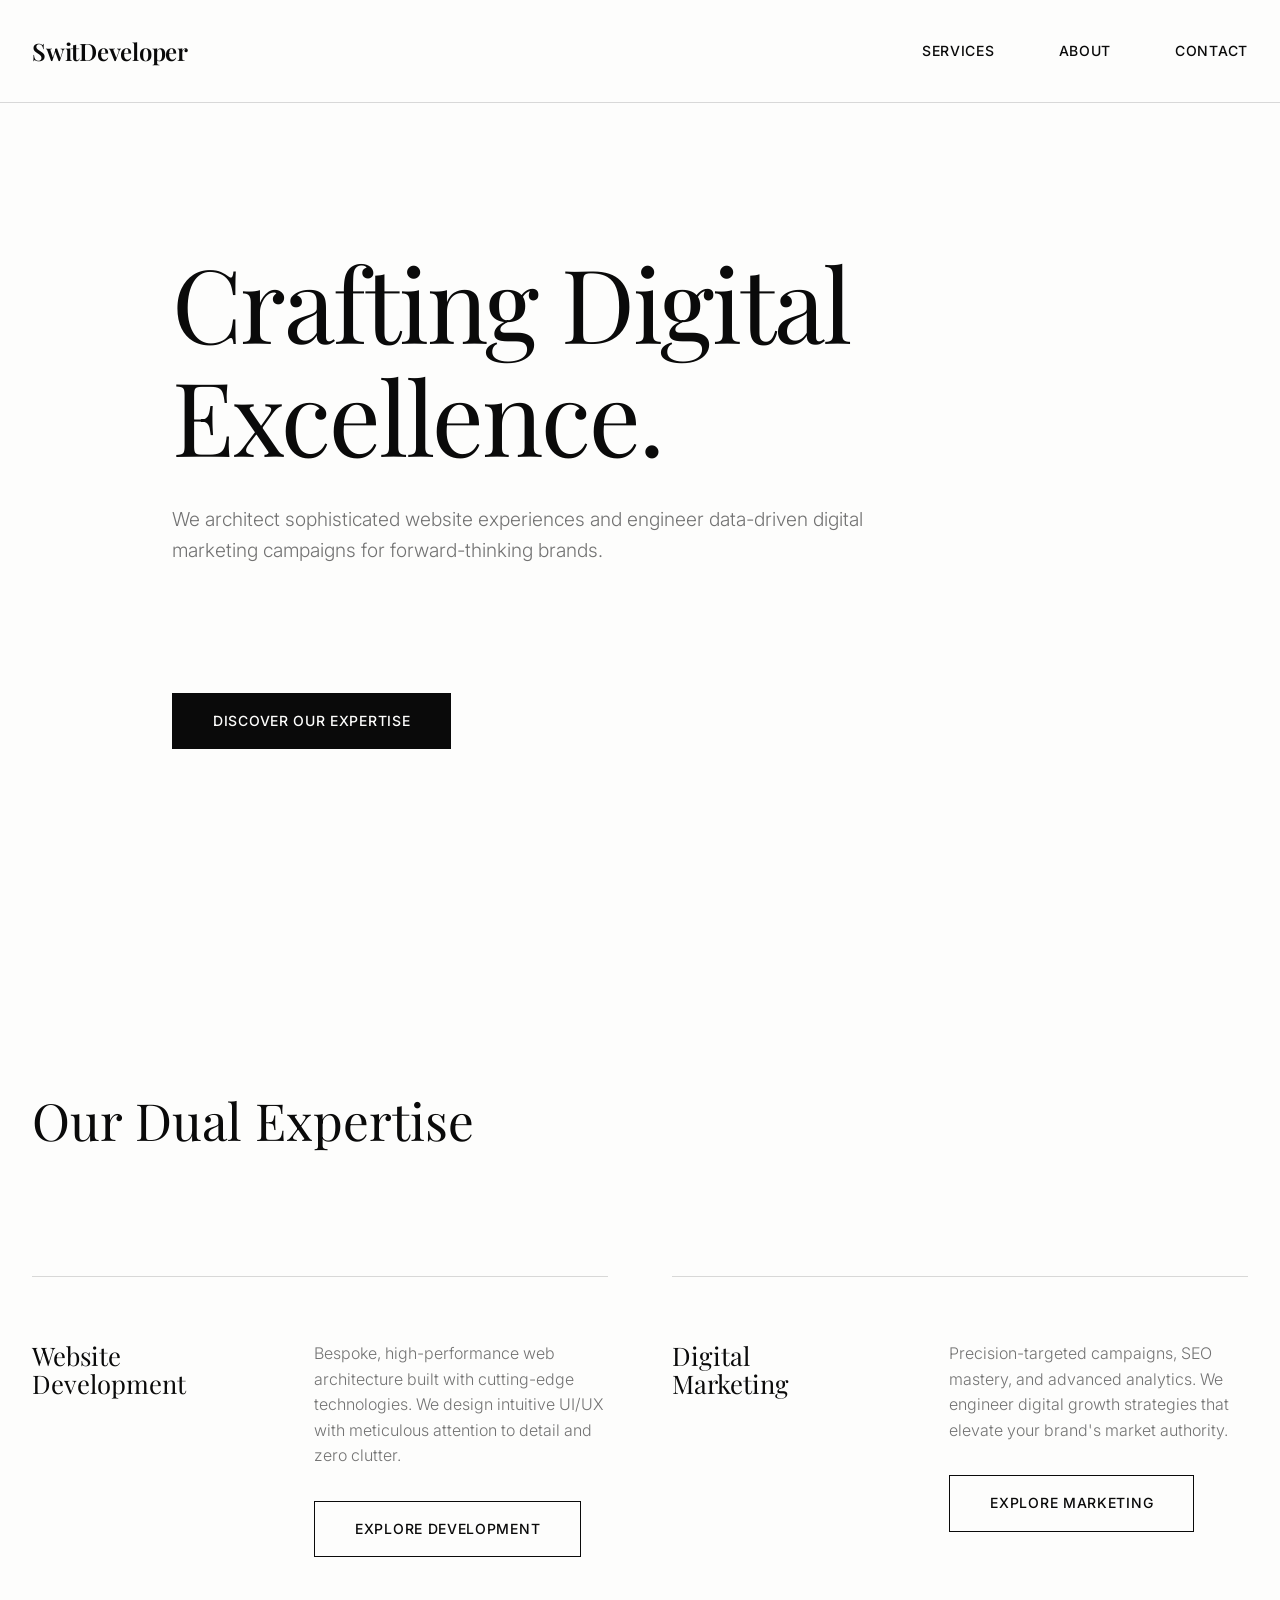
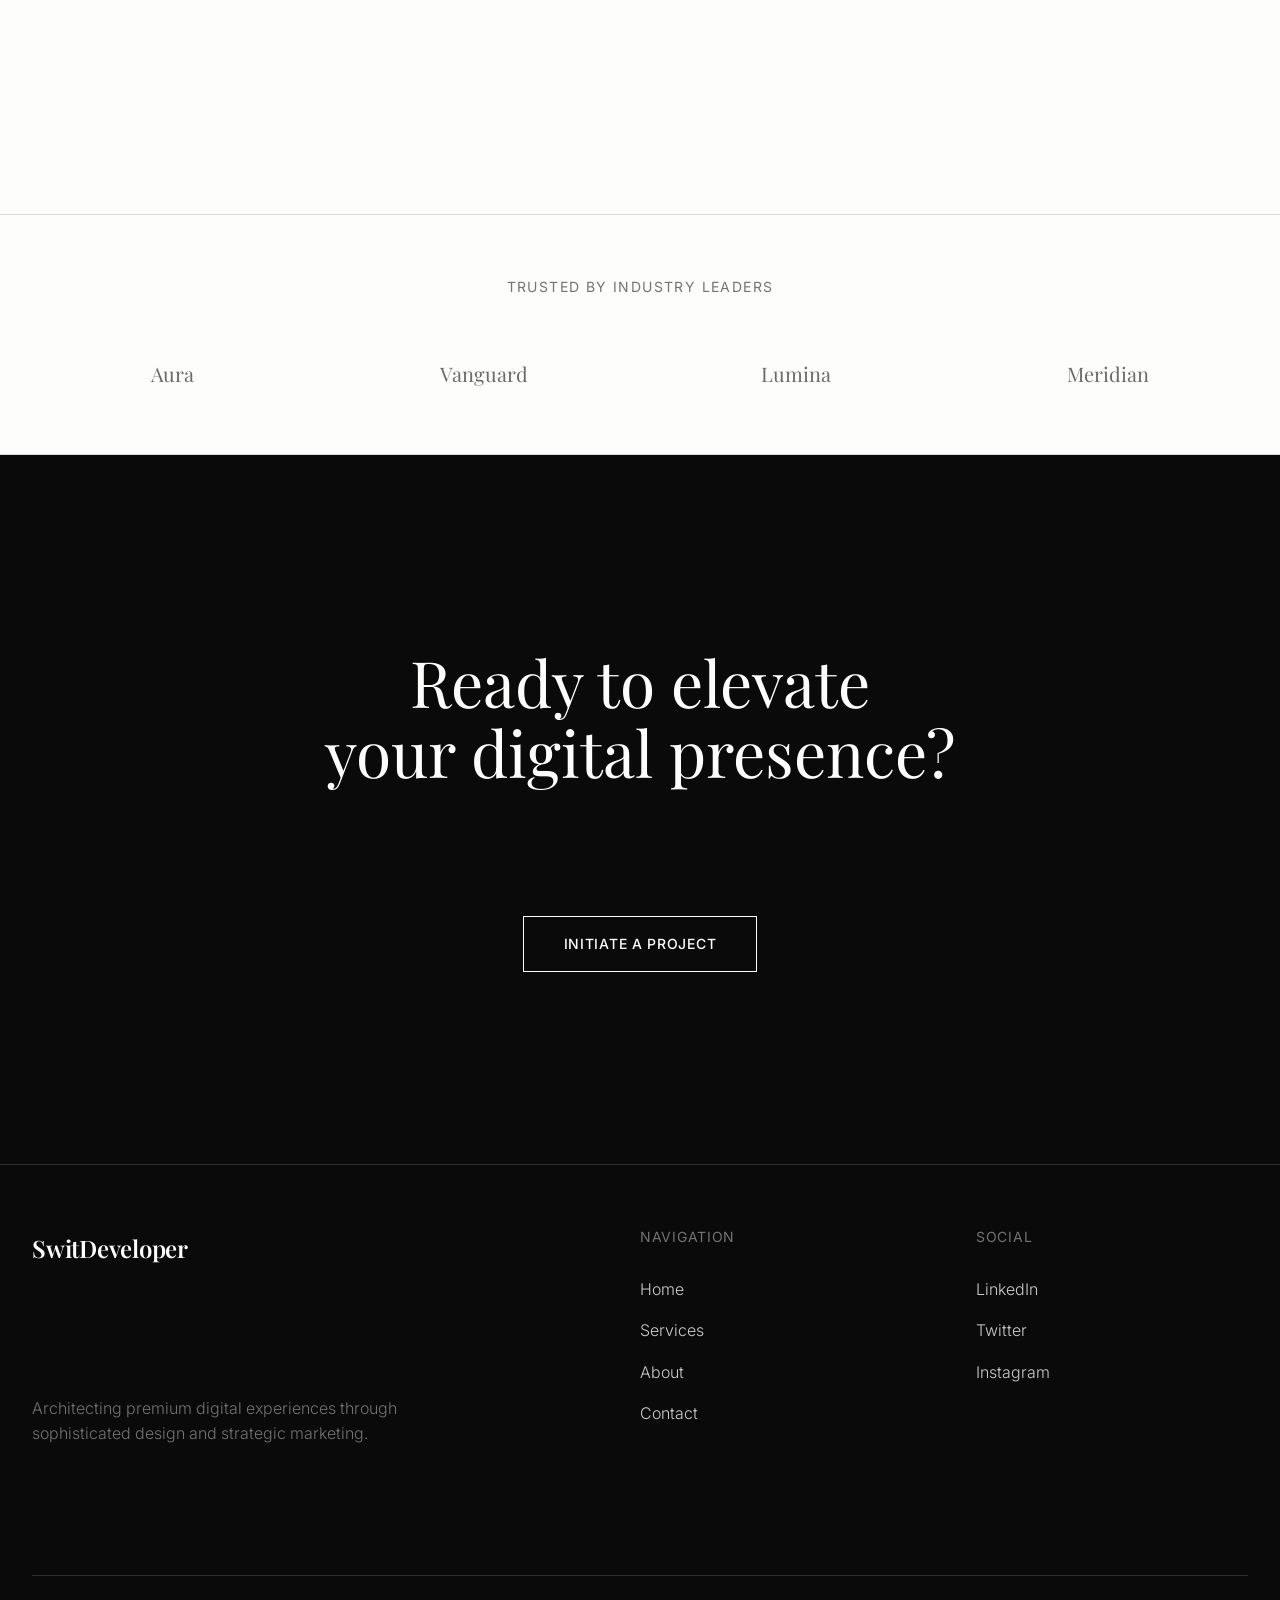
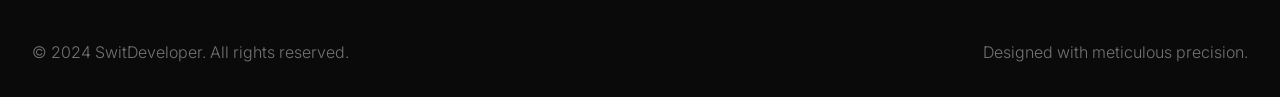
<file: index.html>
<!DOCTYPE html>
<html lang="en">
<head>
    <meta charset="UTF-8">
    <meta name="viewport" content="width=device-width, initial-scale=1.0">
    <title>SwitDeveloper | Premium Digital Agency</title>
    <link rel="stylesheet" href="style.css">
</head>
<body>

    <!-- Navigation -->
    <nav class="site-nav">
        <div class="container nav-container">
            <a href="index.html" class="logo">SwitDeveloper</a>
            <button class="menu-toggle">☰</button>
            <ul class="nav-links">
                <li><a href="services.html">Services</a></li>
                <li><a href="about.html">About</a></li>
                <li><a href="contact.html">Contact</a></li>
            </ul>
        </div>
    </nav>

    <!-- Hero Section -->
    <header class="hero">
        <div class="container hero-content reveal-group">
            <h1 class="display-1 reveal">Crafting Digital <br>Excellence.</h1>
            <p class="lead reveal">We architect sophisticated website experiences and engineer data-driven digital marketing campaigns for forward-thinking brands.</p>
            <div class="reveal mt-xl">
                <a href="services.html" class="btn btn-primary">Discover Our Expertise</a>
            </div>
        </div>
    </header>

    <!-- Dual Expertise Section -->
    <section class="section">
        <div class="container">
            <h2 class="heading-1 mb-xl reveal">Our Dual Expertise</h2>

            <div class="grid grid-2 reveal-group">
                <div class="service-item reveal">
                    <h3 class="service-title">Website<br>Development</h3>
                    <div>
                        <p class="service-desc mb-md">Bespoke, high-performance web architecture built with cutting-edge technologies. We design intuitive UI/UX with meticulous attention to detail and zero clutter.</p>
                        <a href="services.html" class="btn">Explore Development</a>
                    </div>
                </div>

                <div class="service-item reveal">
                    <h3 class="service-title">Digital<br>Marketing</h3>
                    <div>
                        <p class="service-desc mb-md">Precision-targeted campaigns, SEO mastery, and advanced analytics. We engineer digital growth strategies that elevate your brand's market authority.</p>
                        <a href="services.html" class="btn">Explore Marketing</a>
                    </div>
                </div>
            </div>
        </div>
    </section>

    <!-- Social Proof / Logos -->
    <section class="clients-section section-sm">
        <div class="container">
            <h4 class="text-center mb-lg reveal" style="text-transform: uppercase; letter-spacing: 0.1em; color: var(--color-subtle); font-family: var(--font-sans); font-size: 0.875rem;">Trusted by Industry Leaders</h4>
            <div class="clients-grid reveal-group">
                <div class="client-logo reveal">Aura</div>
                <div class="client-logo reveal">Vanguard</div>
                <div class="client-logo reveal">Lumina</div>
                <div class="client-logo reveal">Meridian</div>
            </div>
        </div>
    </section>

    <!-- Footer CTA -->
    <section class="footer-cta">
        <div class="container reveal-group">
            <h2 class="display-2 reveal">Ready to elevate <br>your digital presence?</h2>
            <div class="reveal mt-xl">
                <a href="contact.html" class="btn btn-light">Initiate a Project</a>
            </div>
        </div>
    </section>

    <!-- Main Footer -->
    <footer class="site-footer">
        <div class="container">
            <div class="footer-grid">
                <div class="footer-col">
                    <a href="index.html" class="logo" style="color: var(--color-text-light);">SwitDeveloper</a>
                    <p class="mt-xl" style="color: var(--color-subtle); max-width: 40ch;">Architecting premium digital experiences through sophisticated design and strategic marketing.</p>
                </div>
                <div class="footer-col">
                    <h4>Navigation</h4>
                    <ul class="footer-links">
                        <li><a href="index.html">Home</a></li>
                        <li><a href="services.html">Services</a></li>
                        <li><a href="about.html">About</a></li>
                        <li><a href="contact.html">Contact</a></li>
                    </ul>
                </div>
                <div class="footer-col">
                    <h4>Social</h4>
                    <ul class="footer-links">
                        <li><a href="#">LinkedIn</a></li>
                        <li><a href="#">Twitter</a></li>
                        <li><a href="#">Instagram</a></li>
                    </ul>
                </div>
            </div>
            <div class="footer-bottom">
                <p>&copy; 2024 SwitDeveloper. All rights reserved.</p>
                <p>Designed with meticulous precision.</p>
            </div>
        </div>
    </footer>

    <script src="main.js"></script>
</body>
</html>
</file>
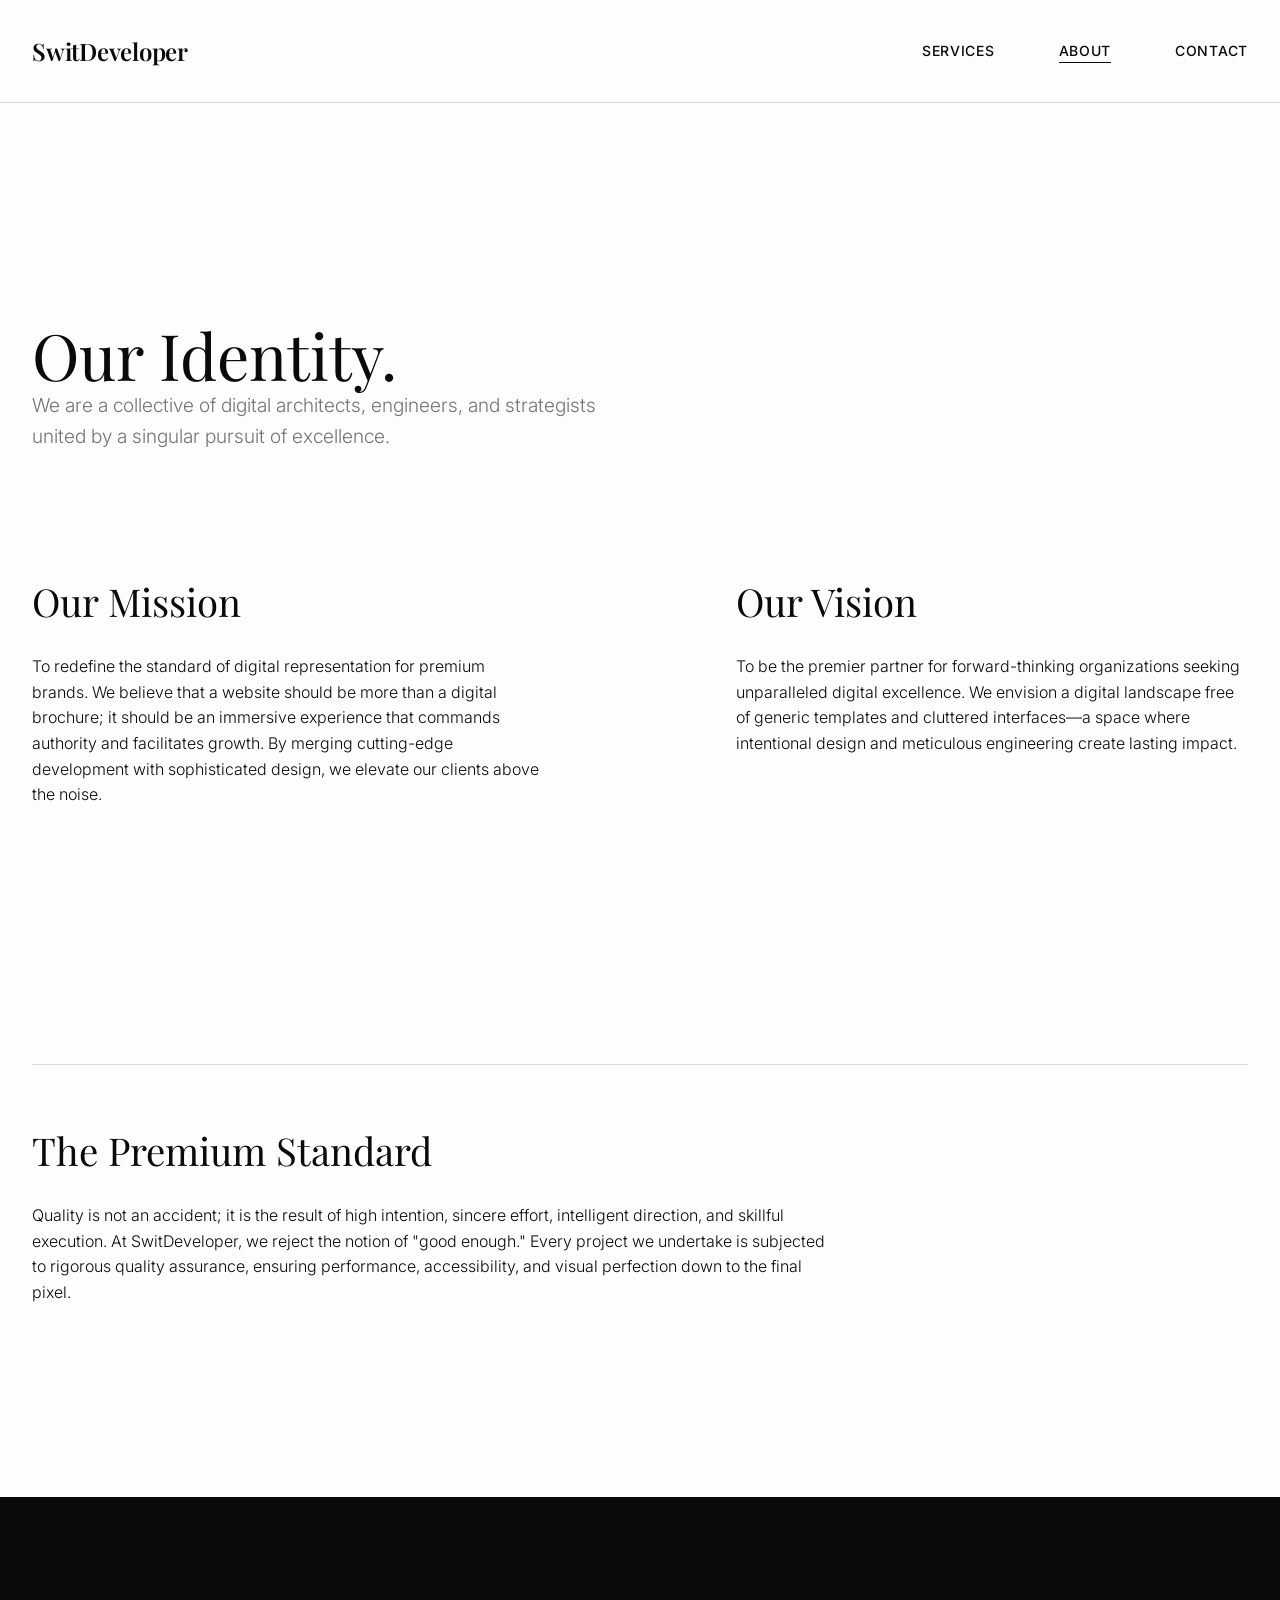
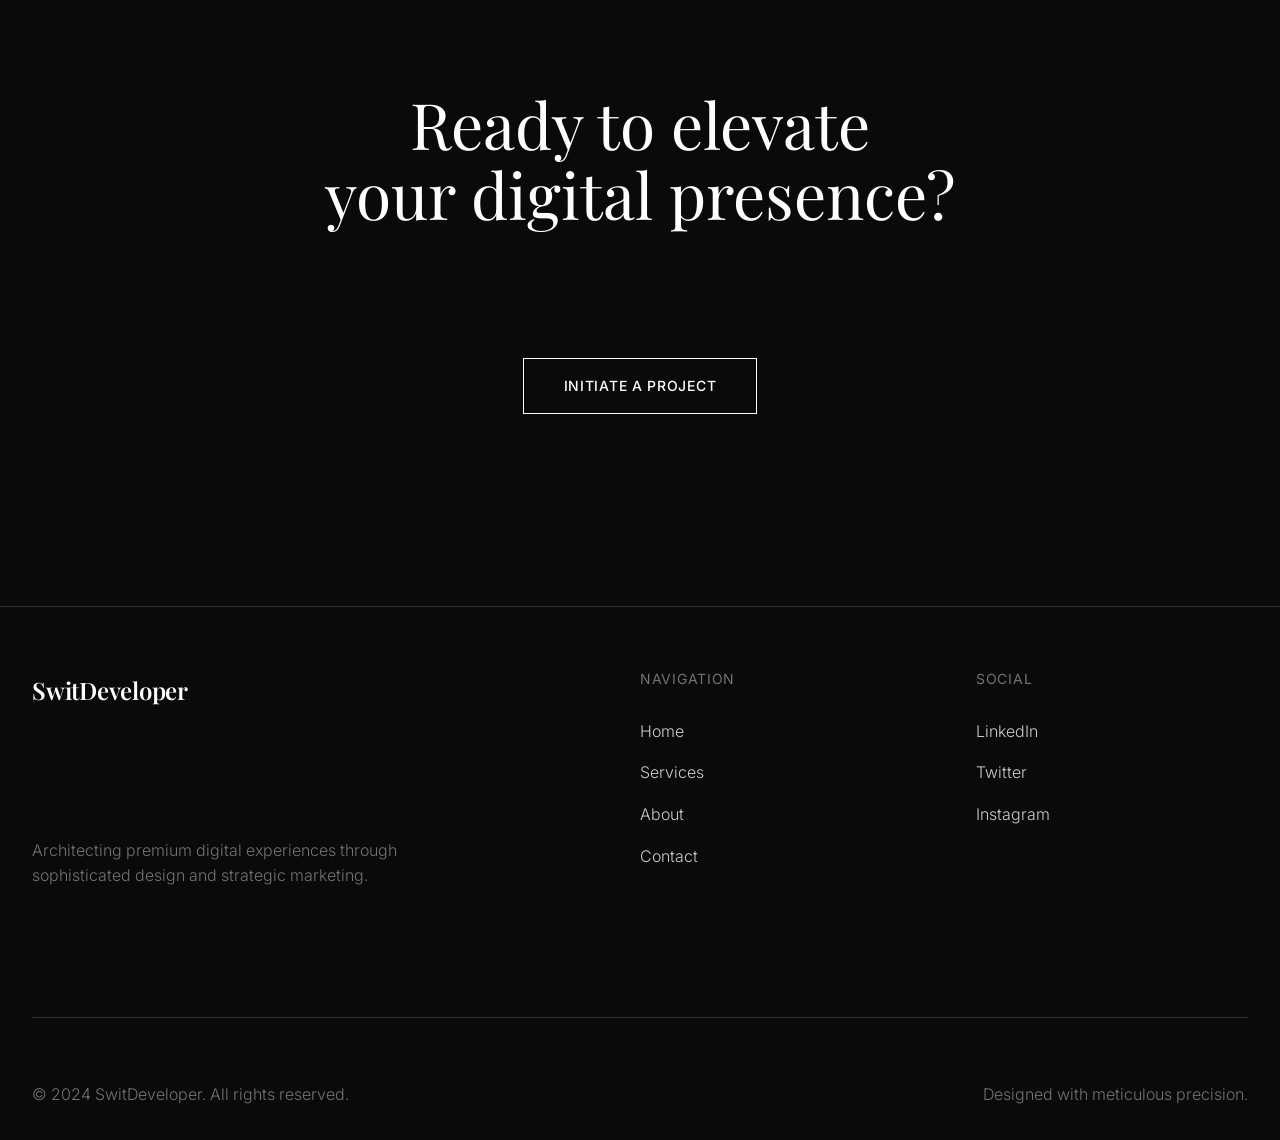
<file: about.html>
<!DOCTYPE html>
<html lang="en">
<head>
    <meta charset="UTF-8">
    <meta name="viewport" content="width=device-width, initial-scale=1.0">
    <title>About Us | SwitDeveloper</title>
    <link rel="stylesheet" href="style.css">
</head>
<body>

    <!-- Navigation -->
    <nav class="site-nav">
        <div class="container nav-container">
            <a href="index.html" class="logo">SwitDeveloper</a>
            <button class="menu-toggle">☰</button>
            <ul class="nav-links">
                <li><a href="services.html">Services</a></li>
                <li><a href="about.html" class="active">About</a></li>
                <li><a href="contact.html">Contact</a></li>
            </ul>
        </div>
    </nav>

    <!-- Header Section -->
    <header class="section" style="padding-top: calc(var(--space-xxl) + var(--space-xl)); padding-bottom: var(--space-xl);">
        <div class="container reveal-group">
            <h1 class="display-2 reveal">Our Identity.</h1>
            <p class="lead reveal mt-md" style="max-width: 50ch;">We are a collective of digital architects, engineers, and strategists united by a singular pursuit of excellence.</p>
        </div>
    </header>

    <!-- Typography-driven Layout -->
    <section class="section" style="padding-top: 0;">
        <div class="container">
            <div class="grid grid-2 reveal-group" style="gap: var(--space-xxl);">
                <div class="reveal">
                    <h2 class="heading-2 mb-md">Our Mission</h2>
                    <p>To redefine the standard of digital representation for premium brands. We believe that a website should be more than a digital brochure; it should be an immersive experience that commands authority and facilitates growth. By merging cutting-edge development with sophisticated design, we elevate our clients above the noise.</p>
                </div>

                <div class="reveal">
                    <h2 class="heading-2 mb-md">Our Vision</h2>
                    <p>To be the premier partner for forward-thinking organizations seeking unparalleled digital excellence. We envision a digital landscape free of generic templates and cluttered interfaces—a space where intentional design and meticulous engineering create lasting impact.</p>
                </div>

                <div class="reveal" style="grid-column: 1 / -1; margin-top: var(--space-lg); border-top: var(--border-thin); padding-top: var(--space-lg);">
                    <h2 class="heading-2 mb-md">The Premium Standard</h2>
                    <p style="max-width: 80ch;">Quality is not an accident; it is the result of high intention, sincere effort, intelligent direction, and skillful execution. At SwitDeveloper, we reject the notion of "good enough." Every project we undertake is subjected to rigorous quality assurance, ensuring performance, accessibility, and visual perfection down to the final pixel.</p>
                </div>
            </div>
        </div>
    </section>

    <!-- Footer CTA -->
    <section class="footer-cta">
        <div class="container reveal-group">
            <h2 class="display-2 reveal">Ready to elevate <br>your digital presence?</h2>
            <div class="reveal mt-xl">
                <a href="contact.html" class="btn btn-light">Initiate a Project</a>
            </div>
        </div>
    </section>

    <!-- Main Footer -->
    <footer class="site-footer">
        <div class="container">
            <div class="footer-grid">
                <div class="footer-col">
                    <a href="index.html" class="logo" style="color: var(--color-text-light);">SwitDeveloper</a>
                    <p class="mt-xl" style="color: var(--color-subtle); max-width: 40ch;">Architecting premium digital experiences through sophisticated design and strategic marketing.</p>
                </div>
                <div class="footer-col">
                    <h4>Navigation</h4>
                    <ul class="footer-links">
                        <li><a href="index.html">Home</a></li>
                        <li><a href="services.html">Services</a></li>
                        <li><a href="about.html">About</a></li>
                        <li><a href="contact.html">Contact</a></li>
                    </ul>
                </div>
                <div class="footer-col">
                    <h4>Social</h4>
                    <ul class="footer-links">
                        <li><a href="#">LinkedIn</a></li>
                        <li><a href="#">Twitter</a></li>
                        <li><a href="#">Instagram</a></li>
                    </ul>
                </div>
            </div>
            <div class="footer-bottom">
                <p>&copy; 2024 SwitDeveloper. All rights reserved.</p>
                <p>Designed with meticulous precision.</p>
            </div>
        </div>
    </footer>

    <script src="main.js"></script>
</body>
</html>
</file>
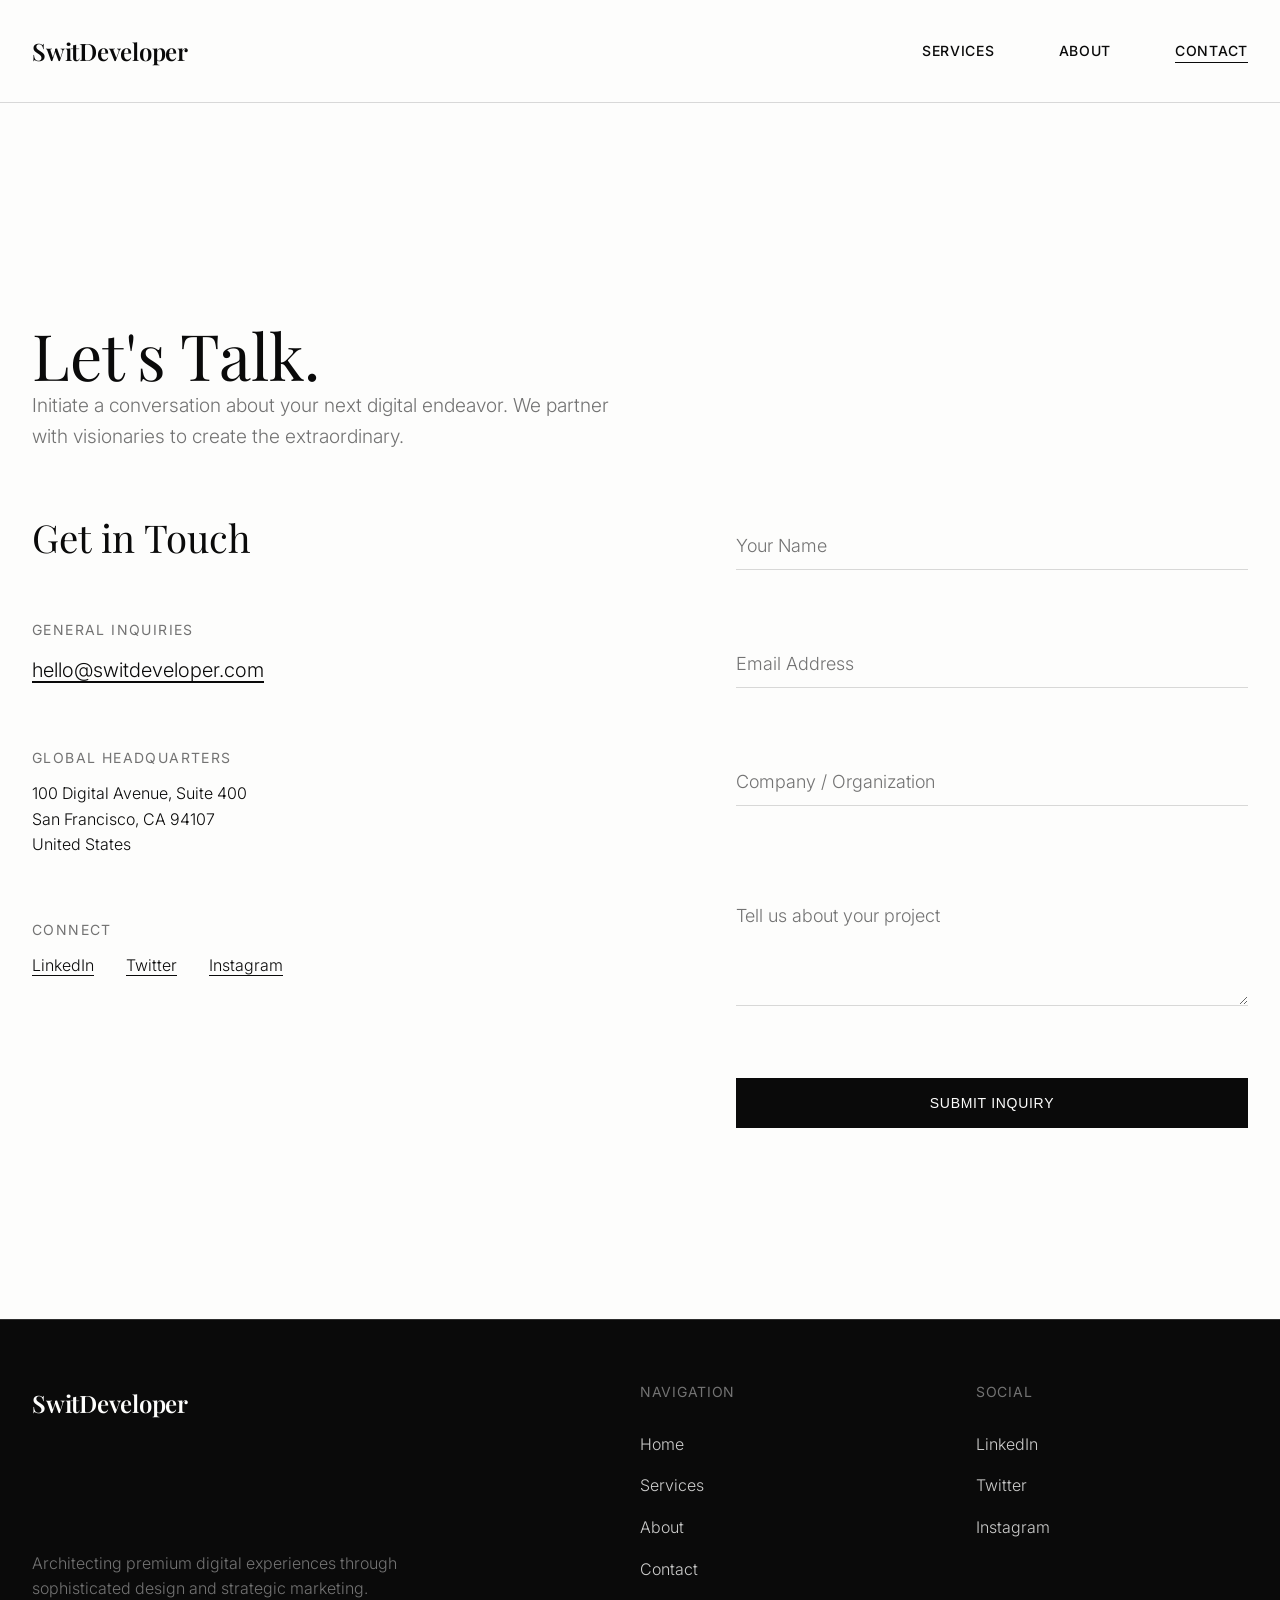
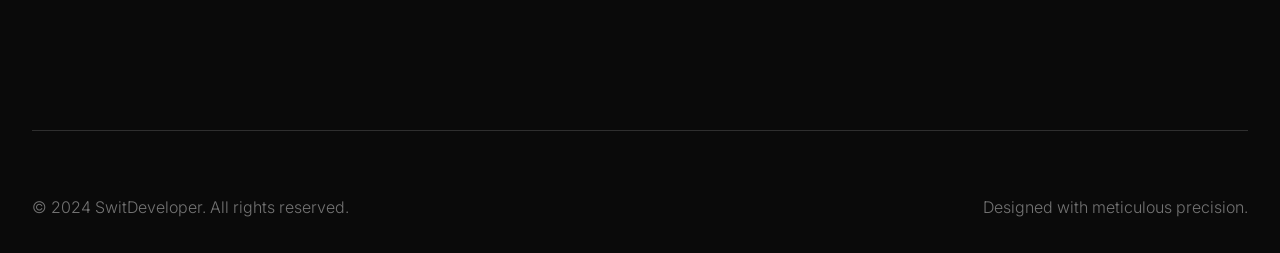
<file: contact.html>
<!DOCTYPE html>
<html lang="en">
<head>
    <meta charset="UTF-8">
    <meta name="viewport" content="width=device-width, initial-scale=1.0">
    <title>Contact Us | SwitDeveloper</title>
    <link rel="stylesheet" href="style.css">
</head>
<body>

    <!-- Navigation -->
    <nav class="site-nav">
        <div class="container nav-container">
            <a href="index.html" class="logo">SwitDeveloper</a>
            <button class="menu-toggle">☰</button>
            <ul class="nav-links">
                <li><a href="services.html">Services</a></li>
                <li><a href="about.html">About</a></li>
                <li><a href="contact.html" class="active">Contact</a></li>
            </ul>
        </div>
    </nav>

    <!-- Header Section -->
    <header class="section" style="padding-top: calc(var(--space-xxl) + var(--space-xl)); padding-bottom: var(--space-lg);">
        <div class="container reveal-group">
            <h1 class="display-2 reveal">Let's Talk.</h1>
            <p class="lead reveal mt-md" style="max-width: 50ch;">Initiate a conversation about your next digital endeavor. We partner with visionaries to create the extraordinary.</p>
        </div>
    </header>

    <!-- Contact Form & Details Layout -->
    <section class="section" style="padding-top: 0;">
        <div class="container">
            <div class="grid grid-2 reveal-group" style="gap: var(--space-xxl);">

                <!-- Contact Details -->
                <div class="reveal">
                    <h2 class="heading-2 mb-lg">Get in Touch</h2>

                    <div class="mb-lg">
                        <h4 style="text-transform: uppercase; letter-spacing: 0.1em; color: var(--color-subtle); font-family: var(--font-sans); font-size: 0.875rem;" class="mb-sm">General Inquiries</h4>
                        <p style="font-size: 1.25rem;"><a href="mailto:hello@switdeveloper.com" style="text-decoration: underline; text-underline-offset: 4px;">hello@switdeveloper.com</a></p>
                    </div>

                    <div class="mb-lg">
                        <h4 style="text-transform: uppercase; letter-spacing: 0.1em; color: var(--color-subtle); font-family: var(--font-sans); font-size: 0.875rem;" class="mb-sm">Global Headquarters</h4>
                        <p>100 Digital Avenue, Suite 400<br>San Francisco, CA 94107<br>United States</p>
                    </div>

                    <div>
                        <h4 style="text-transform: uppercase; letter-spacing: 0.1em; color: var(--color-subtle); font-family: var(--font-sans); font-size: 0.875rem;" class="mb-sm">Connect</h4>
                        <ul style="list-style: none; display: flex; gap: var(--space-md);">
                            <li><a href="#" style="text-decoration: underline; text-underline-offset: 4px;">LinkedIn</a></li>
                            <li><a href="#" style="text-decoration: underline; text-underline-offset: 4px;">Twitter</a></li>
                            <li><a href="#" style="text-decoration: underline; text-underline-offset: 4px;">Instagram</a></li>
                        </ul>
                    </div>
                </div>

                <!-- Highly Styled Contact Form -->
                <div class="reveal">
                    <form class="contact-form" action="#" method="POST" onsubmit="event.preventDefault(); alert('Message sent! Thank you for reaching out to SwitDeveloper.');">

                        <div class="form-group">
                            <input type="text" id="name" name="name" class="form-control" placeholder="Your Name" required>
                            <label for="name" class="form-label">Your Name</label>
                        </div>

                        <div class="form-group">
                            <input type="email" id="email" name="email" class="form-control" placeholder="Email Address" required>
                            <label for="email" class="form-label">Email Address</label>
                        </div>

                        <div class="form-group">
                            <input type="text" id="company" name="company" class="form-control" placeholder="Company / Organization">
                            <label for="company" class="form-label">Company / Organization</label>
                        </div>

                        <div class="form-group" style="margin-top: var(--space-sm);">
                            <textarea id="message" name="message" class="form-control" placeholder="Tell us about your project" required></textarea>
                            <label for="message" class="form-label">Tell us about your project</label>
                        </div>

                        <div class="mt-md">
                            <button type="submit" class="btn btn-primary" style="width: 100%;">Submit Inquiry</button>
                        </div>
                    </form>
                </div>

            </div>
        </div>
    </section>

    <!-- Main Footer -->
    <footer class="site-footer">
        <div class="container">
            <div class="footer-grid">
                <div class="footer-col">
                    <a href="index.html" class="logo" style="color: var(--color-text-light);">SwitDeveloper</a>
                    <p class="mt-xl" style="color: var(--color-subtle); max-width: 40ch;">Architecting premium digital experiences through sophisticated design and strategic marketing.</p>
                </div>
                <div class="footer-col">
                    <h4>Navigation</h4>
                    <ul class="footer-links">
                        <li><a href="index.html">Home</a></li>
                        <li><a href="services.html">Services</a></li>
                        <li><a href="about.html">About</a></li>
                        <li><a href="contact.html">Contact</a></li>
                    </ul>
                </div>
                <div class="footer-col">
                    <h4>Social</h4>
                    <ul class="footer-links">
                        <li><a href="#">LinkedIn</a></li>
                        <li><a href="#">Twitter</a></li>
                        <li><a href="#">Instagram</a></li>
                    </ul>
                </div>
            </div>
            <div class="footer-bottom">
                <p>&copy; 2024 SwitDeveloper. All rights reserved.</p>
                <p>Designed with meticulous precision.</p>
            </div>
        </div>
    </footer>

    <script src="main.js"></script>
</body>
</html>
</file>
<file: style.css>
@import url('https://fonts.googleapis.com/css2?family=Inter:wght@300;400;500;600&family=Playfair+Display:ital,wght@0,400;0,500;0,600;0,700;1,400&display=swap');

:root {
  /* Colors */
  --color-bg: #fdfdfc;
  --color-text: #0a0a0a;
  --color-accent: #111111;
  --color-subtle: #737373;
  --color-border: rgba(10, 10, 10, 0.15);
  --color-bg-dark: #0a0a0a;
  --color-text-light: #fdfdfc;
  --color-border-light: rgba(253, 253, 252, 0.15);

  /* Typography */
  --font-serif: 'Playfair Display', serif;
  --font-sans: 'Inter', sans-serif;

  /* Layout & Spacing */
  --space-xs: 0.5rem;
  --space-sm: 1rem;
  --space-md: 2rem;
  --space-lg: 4rem;
  --space-xl: 8rem;
  --space-xxl: 12rem;

  --container-width: 1400px;
  --container-padding: 2rem;

  /* Borders */
  --border-thin: 1px solid var(--color-border);

  /* Transitions */
  --transition-smooth: 0.6s cubic-bezier(0.22, 1, 0.36, 1);
  --transition-fast: 0.3s cubic-bezier(0.22, 1, 0.36, 1);
}

/* Base Reset */
*, *::before, *::after {
  box-sizing: border-box;
  margin: 0;
  padding: 0;
}

html {
  scroll-behavior: smooth;
  font-size: 16px;
}

body {
  font-family: var(--font-sans);
  background-color: var(--color-bg);
  color: var(--color-text);
  line-height: 1.6;
  font-weight: 300;
  -webkit-font-smoothing: antialiased;
  -moz-osx-font-smoothing: grayscale;
  overflow-x: hidden;
}

/* Typography */
h1, h2, h3, h4, h5, h6 {
  font-family: var(--font-serif);
  font-weight: 400;
  line-height: 1.1;
  color: var(--color-text);
}

.display-1 {
  font-size: clamp(3rem, 8vw, 7rem);
  letter-spacing: -0.02em;
}

.display-2 {
  font-size: clamp(2.5rem, 5vw, 4.5rem);
}

.heading-1 {
  font-size: clamp(2rem, 4vw, 3.5rem);
}

.heading-2 {
  font-size: clamp(1.5rem, 3vw, 2.5rem);
}

p {
  font-size: clamp(1rem, 1.2vw, 1.125rem);
  max-width: 65ch;
}

.lead {
  font-size: clamp(1.125rem, 1.5vw, 1.5rem);
  color: var(--color-subtle);
}

a {
  color: inherit;
  text-decoration: none;
  transition: opacity var(--transition-fast);
}

/* Layout Classes */
.container {
  width: 100%;
  max-width: var(--container-width);
  margin: 0 auto;
  padding: 0 var(--container-padding);
}

.section {
  padding: var(--space-xxl) 0;
}

.section-sm {
  padding: var(--space-xl) 0;
}

/* Grid & Flex */
.grid {
  display: grid;
  gap: var(--space-lg);
}

.grid-2 {
  grid-template-columns: repeat(1, 1fr);
}

@media (min-width: 768px) {
  .grid-2 {
    grid-template-columns: repeat(2, 1fr);
  }
}

.flex {
  display: flex;
}

.flex-column {
  flex-direction: column;
}

.flex-between {
  justify-content: space-between;
}

.flex-center {
  justify-content: center;
  align-items: center;
}

.align-center {
  align-items: center;
}

/* Navigation */
.site-nav {
  position: fixed;
  top: 0;
  left: 0;
  width: 100%;
  padding: var(--space-md) 0;
  z-index: 100;
  background-color: rgba(253, 253, 252, 0.95);
  backdrop-filter: blur(10px);
  border-bottom: var(--border-thin);
}

.nav-container {
  display: flex;
  justify-content: space-between;
  align-items: center;
}

.logo {
  font-family: var(--font-serif);
  font-size: 1.5rem;
  font-weight: 600;
  letter-spacing: -0.01em;
}

.nav-links {
  display: flex;
  gap: var(--space-lg);
  list-style: none;
}

.nav-links a {
  font-size: 0.875rem;
  text-transform: uppercase;
  letter-spacing: 0.05em;
  font-weight: 500;
  position: relative;
}

.nav-links a::after {
  content: '';
  position: absolute;
  bottom: -4px;
  left: 0;
  width: 100%;
  height: 1px;
  background-color: var(--color-text);
  transform: scaleX(0);
  transform-origin: right;
  transition: transform var(--transition-smooth);
}

.nav-links a:hover::after,
.nav-links a.active::after {
  transform: scaleX(1);
  transform-origin: left;
}

/* Buttons & CTA */
.btn {
  display: inline-flex;
  align-items: center;
  justify-content: center;
  padding: 1rem 2.5rem;
  font-size: 0.875rem;
  text-transform: uppercase;
  letter-spacing: 0.05em;
  font-weight: 500;
  cursor: pointer;
  border: 1px solid var(--color-text);
  background: transparent;
  color: var(--color-text);
  transition: all var(--transition-smooth);
}

.btn:hover {
  background: var(--color-text);
  color: var(--color-bg);
}

.btn-primary {
  background: var(--color-text);
  color: var(--color-bg);
}

.btn-primary:hover {
  background: transparent;
  color: var(--color-text);
}

.btn-light {
  border-color: var(--color-text-light);
  color: var(--color-text-light);
}

.btn-light:hover {
  background: var(--color-text-light);
  color: var(--color-bg-dark);
}

/* Hero Section */
.hero {
  min-height: 100vh;
  display: flex;
  align-items: center;
  padding-top: calc(var(--space-xxl) + var(--space-md));
  padding-bottom: var(--space-xl);
}

.hero-content {
  max-width: 1000px;
}

.hero p {
  margin-top: var(--space-md);
  margin-bottom: var(--space-lg);
}

/* Services / Features */
.service-item {
  border-top: var(--border-thin);
  padding: var(--space-lg) 0;
  display: grid;
  grid-template-columns: 1fr;
  gap: var(--space-md);
}

@media (min-width: 768px) {
  .service-item {
    grid-template-columns: 1fr 2fr;
    gap: var(--space-xl);
  }
}

.service-title {
  font-size: clamp(1.25rem, 2vw, 1.75rem);
}

.service-desc {
  color: var(--color-subtle);
}

/* Staggered Layout for Services Page */
.staggered-section {
  display: flex;
  flex-direction: column;
  gap: var(--space-xxl);
}

.staggered-block {
  display: grid;
  gap: var(--space-lg);
  align-items: center;
}

@media (min-width: 992px) {
  .staggered-block {
    grid-template-columns: 1fr 1fr;
    gap: var(--space-xxl);
  }

  .staggered-block:nth-child(even) .staggered-content {
    order: -1;
  }
}

.staggered-img {
  width: 100%;
  aspect-ratio: 4/5;
  background-color: var(--color-border);
  object-fit: cover;
}

/* Clients / Logos */
.clients-section {
  border-top: var(--border-thin);
  border-bottom: var(--border-thin);
  padding: var(--space-lg) 0;
}

.clients-grid {
  display: grid;
  grid-template-columns: repeat(2, 1fr);
  gap: var(--space-md);
  opacity: 0.6;
}

@media (min-width: 768px) {
  .clients-grid {
    grid-template-columns: repeat(4, 1fr);
  }
}

.client-logo {
  font-family: var(--font-serif);
  font-size: 1.25rem;
  text-align: center;
}

/* Form Styles */
.contact-form {
  display: flex;
  flex-direction: column;
  gap: var(--space-lg);
}

.form-group {
  position: relative;
}

.form-control {
  width: 100%;
  padding: var(--space-sm) 0;
  background: transparent;
  border: none;
  border-bottom: var(--border-thin);
  font-family: var(--font-sans);
  font-size: 1.125rem;
  color: var(--color-text);
  outline: none;
  transition: border-color var(--transition-fast);
}

.form-control:focus {
  border-bottom-color: var(--color-text);
}

.form-control::placeholder {
  color: transparent;
}

.form-label {
  position: absolute;
  top: var(--space-sm);
  left: 0;
  font-size: 1.125rem;
  color: var(--color-subtle);
  transition: all var(--transition-fast);
  pointer-events: none;
}

.form-control:focus ~ .form-label,
.form-control:not(:placeholder-shown) ~ .form-label {
  top: -1.25rem;
  font-size: 0.875rem;
  color: var(--color-text);
}

textarea.form-control {
  resize: vertical;
  min-height: 120px;
}

/* Footer CTA */
.footer-cta {
  background-color: var(--color-bg-dark);
  color: var(--color-text-light);
  text-align: center;
  padding: var(--space-xxl) 0;
}

.footer-cta h2 {
  color: var(--color-text-light);
  margin-bottom: var(--space-lg);
}

/* Main Footer */
.site-footer {
  background-color: var(--color-bg-dark);
  color: var(--color-text-light);
  padding: var(--space-lg) 0 var(--space-md);
  border-top: 1px solid var(--color-border-light);
}

.footer-grid {
  display: grid;
  grid-template-columns: repeat(1, 1fr);
  gap: var(--space-lg);
  margin-bottom: var(--space-xl);
}

@media (min-width: 768px) {
  .footer-grid {
    grid-template-columns: 2fr 1fr 1fr;
  }
}

.footer-col h4 {
  color: var(--color-subtle);
  font-family: var(--font-sans);
  font-size: 0.875rem;
  text-transform: uppercase;
  letter-spacing: 0.05em;
  margin-bottom: var(--space-md);
}

.footer-links {
  list-style: none;
  display: flex;
  flex-direction: column;
  gap: var(--space-sm);
}

.footer-links a {
  color: var(--color-text-light);
  opacity: 0.8;
}

.footer-links a:hover {
  opacity: 1;
}

.footer-bottom {
  display: flex;
  flex-direction: column;
  justify-content: space-between;
  align-items: center;
  padding-top: var(--space-lg);
  border-top: 1px solid var(--color-border-light);
  color: var(--color-subtle);
  font-size: 0.875rem;
  gap: var(--space-sm);
}

@media (min-width: 768px) {
  .footer-bottom {
    flex-direction: row;
  }
}

/* Animations */
.reveal {
  opacity: 0;
  transform: translateY(40px);
  transition: opacity 1s cubic-bezier(0.22, 1, 0.36, 1), transform 1s cubic-bezier(0.22, 1, 0.36, 1);
  will-change: opacity, transform;
}

.reveal.is-visible {
  opacity: 1;
  transform: translateY(0);
}

/* Stagger reveals inside a container */
.reveal-group .reveal {
  transition-delay: calc(var(--index, 0) * 0.1s);
}

.reveal-group.is-visible .reveal {
  opacity: 1;
  transform: translateY(0);
}

/* Utilities */
.text-center { text-align: center; }
.mb-sm { margin-bottom: var(--space-sm); }
.mb-md { margin-bottom: var(--space-md); }
.mb-lg { margin-bottom: var(--space-lg); }
.mb-xl { margin-bottom: var(--space-xl); }
.mt-xl { margin-top: var(--space-xl); }

/* Mobile Menu Toggle */
.menu-toggle {
  display: none;
  background: none;
  border: none;
  font-size: 1.5rem;
  cursor: pointer;
  color: var(--color-text);
}

@media (max-width: 767px) {
  .menu-toggle {
    display: block;
  }

  .nav-links {
    display: none;
    position: absolute;
    top: 100%;
    left: 0;
    width: 100%;
    background: var(--color-bg);
    flex-direction: column;
    padding: var(--space-md);
    border-bottom: var(--border-thin);
  }

  .nav-links.is-open {
    display: flex;
  }
}
</file>
